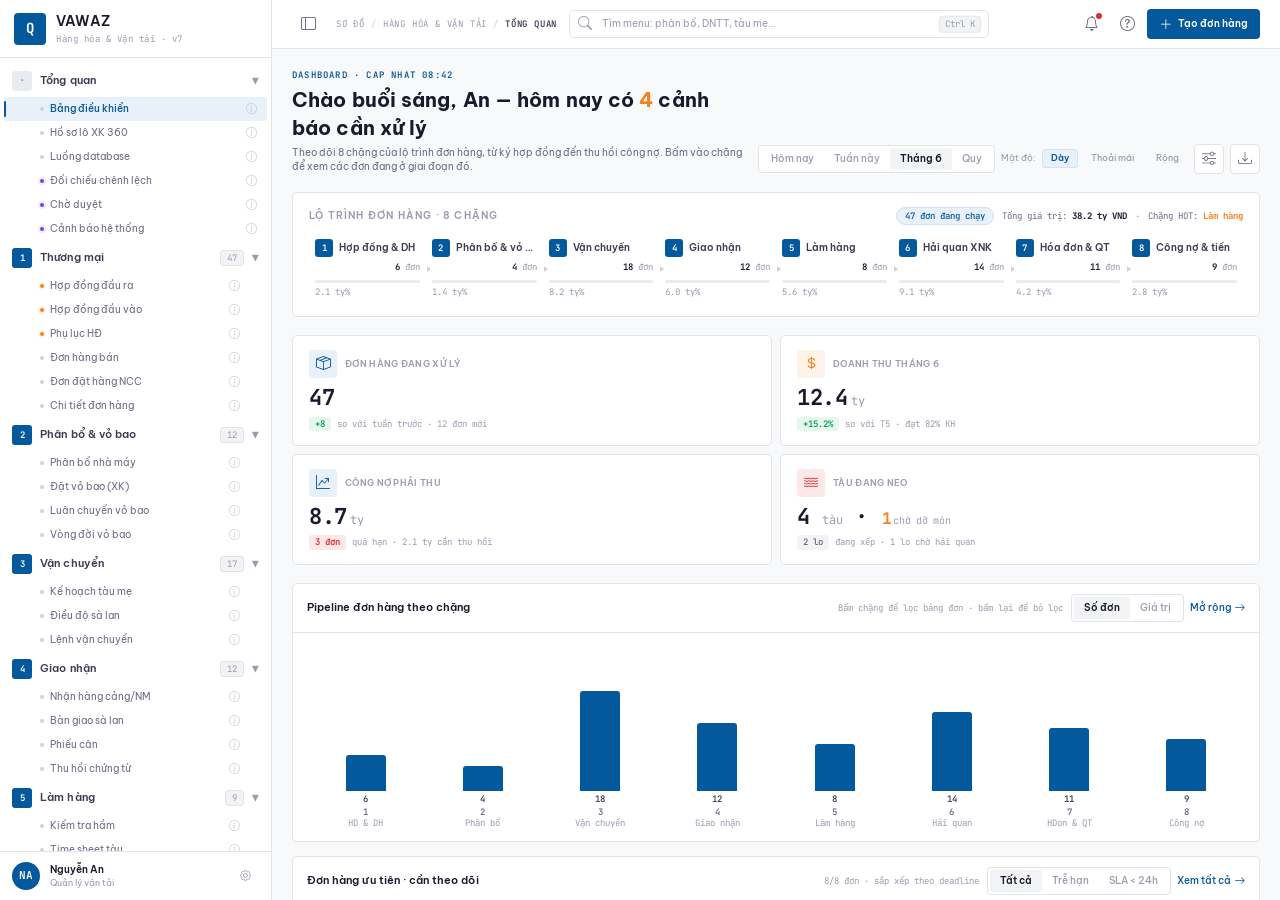
<file: Main/index.html>
<!DOCTYPE html>
<html lang="vi">
<head>
<meta charset="UTF-8">
<meta name="viewport" content="width=device-width, initial-scale=1.0">
<title>QNC ERP — Tổng quan</title>
<link rel="stylesheet" href="https://cdn.jsdelivr.net/npm/bootstrap-icons@1.11.3/font/bootstrap-icons.min.css">
<link rel="preconnect" href="https://fonts.googleapis.com">
<link rel="preconnect" href="https://fonts.gstatic.com" crossorigin>
<link href="https://fonts.googleapis.com/css2?family=Be+Vietnam+Pro:wght@400;500;600;700&family=JetBrains+Mono:wght@400;500;600;700&display=swap" rel="stylesheet">
  <link rel="stylesheet" href="css/01-tokens.css">
  <link rel="stylesheet" href="css/02-sidebar.css">
  <link rel="stylesheet" href="css/03-main.css">
</head>
<body data-density="compact">
  <aside class="sb" id="app-sidebar">
    <div class="brand">
      <div class="logo">Q</div>
      <div><h1>VAWAZ</h1><small>Hàng hóa & Vận tải · v7</small></div>
    </div>
    <nav class="nav" id="nav"></nav>
    <div class="sb-foot">
      <div class="avatar">NA</div>
      <div class="who"><b>Nguyễn An</b><small>Quản lý vận tải</small></div>
      <div class="ic" title="Cài đặt"><i class="bi bi-gear"></i></div>
    </div>
  </aside>

  <main class="main">
    <!-- Topbar -->
    <header class="topbar">
      <button type="button" class="tbi sb-toggle" id="sbToggle" title="Ẩn menu điều hướng"
        aria-label="Ẩn hiện menu điều hướng" aria-expanded="true" aria-controls="app-sidebar">
        <i class="bi bi-layout-sidebar"></i>
      </button>
      <div class="crumb">
        <span>SƠ ĐỒ</span><span class="sep">/</span>
        <span>HÀNG HÓA &amp; VẬN TẢI</span><span class="sep">/</span>
        <b id="crumb-page">TỔNG QUAN</b>
      </div>
      <div class="search" id="nav-search-wrap">
        <i class="bi bi-search si"></i>
        <input id="nav-search" type="search" autocomplete="off" spellcheck="false"
          placeholder="Tìm menu: phân bổ, DNTT, tàu mẹ…"
          aria-label="Tìm mục menu" aria-expanded="false" aria-controls="nav-search-drop" aria-autocomplete="list">
        <kbd>Ctrl K</kbd>
        <div class="nav-sdrop" id="nav-search-drop" role="listbox" hidden></div>
      </div>
      <div class="tba">
        <div class="tbi" title="Cảnh báo"><i class="bi bi-bell"></i><span class="ndot"></span></div>
        <div class="tbi" title="Trợ giúp"><i class="bi bi-question-circle"></i></div>
        <button class="tbtn"><i class="bi bi-plus-lg"></i> Tạo đơn hàng</button>
      </div>
    </header>

    <div class="content">
    <!-- Pages: html/pages/*.html — nạp bởi js/core/00-load-pages.js -->
  </div>
  </main>

  <script src="js/core/00-bootstrap.js"></script>
</body>
</html>
</file>
<file: Main/css/01-tokens.css>
:root{
  /* Primary & Accent */
  --pri:#04589C; --pri2:#03477D; --pri3:#E8F1F9; --pri4:#D0E4F5;
  --acc:#F5821F; --acc2:#D96E12; --acc3:#FEF3E8; --acc4:#FDDDB8;
  /* Neutral */
  --bg:#FFFFFF; --bg2:#F8F9FA; --bg3:#F1F3F5; --bg4:#E9ECEF;
  --ink:#1A1A2E; --ink2:#3D3D56; --ink3:#6B6B85; --ink4:#9B9BB0;
  --line:#E2E4E8; --line2:#D0D3D9; --line3:#B8BBC2;
  /* Semantic */
  --ok:#0D9E5F; --ok2:#E6F7EE; --err:#D63031; --err2:#FDE8E8;
  --warn:#F5821F; --warn2:#FEF3E8; --info:#04589C; --info2:#E8F1F9;
  /* Fonts */
  --sans:'Be Vietnam Pro',system-ui,-apple-system,sans-serif;
  --mono:'JetBrains Mono',ui-monospace,'SFMono-Regular',Menlo,monospace;
  /* Density — overridden by JS */
  --fs:12px; --lh:1.5; --rh:32px; --gap:12px; --pad:12px;
  --fs2:11px; --fs3:10px;
}
[data-density="compact"]{ --fs:11px; --lh:1.4; --rh:28px; --gap:8px; --pad:8px; --fs2:10px; --fs3:9px; }
[data-density="comfortable"]{ --fs:12.5px; --lh:1.55; --rh:36px; --gap:14px; --pad:14px; --fs2:11.5px; --fs3:10.5px; }
[data-density="spacious"]{ --fs:13.5px; --lh:1.6; --rh:40px; --gap:16px; --pad:16px; --fs2:12px; --fs3:11px; }

*{box-sizing:border-box;margin:0;padding:0}
html,body{height:100%}
body{background:var(--bg2);color:var(--ink);font-family:var(--sans);font-size:var(--fs);
  line-height:var(--lh);display:flex;overflow:hidden;-webkit-font-smoothing:antialiased;-moz-osx-font-smoothing:grayscale;}
a{color:inherit;text-decoration:none}
button{font:inherit;color:inherit;background:none;border:0;cursor:pointer}
input{font:inherit;color:inherit}

::-webkit-scrollbar{width:6px;height:6px}
::-webkit-scrollbar-track{background:transparent}
::-webkit-scrollbar-thumb{background:var(--line2);border-radius:3px}
::-webkit-scrollbar-thumb:hover{background:var(--line3)}
</file>
<file: Main/css/02-sidebar.css>
/* ===== SIDEBAR ===== */
.sb{width:272px;flex:0 0 272px;background:var(--bg);border-right:1px solid var(--line);
  height:100vh;display:flex;flex-direction:column;z-index:20;overflow-y:auto;overflow-x:visible;
  transition:width .22s ease,flex-basis .22s ease,opacity .18s ease,border-color .22s ease}
body.sb-collapsed .sb{width:0;flex:0 0 0;min-width:0;opacity:0;border-right-color:transparent;
  overflow:hidden;pointer-events:none}
.sb-toggle{flex-shrink:0}
.sb-toggle[aria-expanded="false"]{color:var(--pri);background:var(--pri3)}
.sb-toggle[aria-expanded="false"]:hover{background:var(--pri4);color:var(--pri2)}
.brand{padding:12px 14px;border-bottom:1px solid var(--line);display:flex;align-items:center;gap:10px}
.logo{width:32px;height:32px;border-radius:4px;background:var(--pri);
  display:grid;place-items:center;font-weight:700;color:#fff;font-size:14px;font-family:var(--mono)}
.brand h1{font-size:14px;font-weight:600;letter-spacing:.2px;color:var(--ink)}
.brand small{display:block;color:var(--ink4);font-size:var(--fs3);font-family:var(--mono);
  letter-spacing:.5px;margin-top:1px}

.nav{flex:1;padding:6px 4px 16px;min-height:0;overflow-y:auto}
.grp{margin:1px 0}
.grp>.head{display:flex;align-items:center;gap:8px;padding:6px 8px;cursor:pointer;user-select:none;
  border-radius:4px;transition:background .12s}
.grp>.head:hover{background:var(--bg3)}
.step{flex:0 0 20px;height:20px;border-radius:3px;font-family:var(--mono);font-size:var(--fs3);
  font-weight:600;display:grid;place-items:center;color:#fff;background:var(--pri)}
.sup .step{background:var(--bg4);color:var(--ink4);font-size:11px}
.gname{flex:1;font-size:var(--fs);font-weight:600;letter-spacing:.1px;color:var(--ink2)}
.gname small{display:block;color:var(--ink4);font-size:var(--fs3);font-family:var(--mono);
  font-weight:400;margin-top:0;letter-spacing:.2px}
.gcount{font-family:var(--mono);font-size:var(--fs3);color:var(--ink4);background:var(--bg3);
  border:1px solid var(--line);padding:1px 6px;border-radius:3px}
.chev{color:var(--ink4);transition:transform .2s;font-size:9px}
.grp.open .chev{transform:rotate(90deg)}
.items{max-height:0;transition:max-height .25s ease}
.grp.open .items{max-height:700px}
.item{display:flex;align-items:center;gap:6px;padding:4px 8px 4px 36px;cursor:pointer;
  border-radius:3px;transition:background .1s;position:relative;font-size:var(--fs2);z-index:0}
.item:hover{background:var(--bg3);z-index:8}
.item .dot{width:4px;height:4px;border-radius:50%;flex:0 0 4px;background:var(--line2)}
.item .dot.gd{background:var(--line2)}
.item .dot.dm{background:var(--acc);box-shadow:0 0 0 2px var(--acc3)}
.item .dot.sys{background:#7C3AED;box-shadow:0 0 0 2px #F3EEFF}
.item .dot.rpt{background:var(--pri);box-shadow:0 0 0 2px var(--pri3)}
.ilabel{flex:1;min-width:0;display:flex;align-items:center;gap:4px;color:var(--ink3)}
.ilabel-txt{flex:1;min-width:0;overflow:hidden;text-overflow:ellipsis;white-space:nowrap}
.ihint{flex:0 0 16px;width:16px;height:16px;display:grid;place-items:center;border-radius:50%;
  color:var(--ink4);font-size:11px;cursor:help;opacity:.45;transition:opacity .12s,color .12s,background .12s;
  position:relative;z-index:2;flex-shrink:0}
.item:hover .ihint,.ihint:focus-visible{opacity:1}
.ihint:hover,.ihint:focus-visible{color:var(--pri);background:var(--pri3)}
.item-meta{display:flex;align-items:center;gap:1px;flex-shrink:0;margin-left:2px}
.ipin{flex:0 0 16px;width:16px;height:16px;display:grid;place-items:center;border-radius:50%;
  color:var(--ink4);font-size:10px;cursor:pointer;opacity:0;padding:0;
  transition:opacity .12s,color .12s,background .12s;border:0;background:transparent}
.item:hover .ipin,.ipin:focus-visible,.ipin.on{opacity:1}
.ipin:hover,.ipin:focus-visible{color:var(--pri);background:var(--pri3)}
.ipin.on{color:var(--acc)}
.ipin.on:hover{background:var(--acc3)}
.pin-divider{padding:10px 8px 3px 36px;font-size:var(--fs3);color:var(--ink4);letter-spacing:.6px;
  text-transform:uppercase;font-weight:600;display:flex;align-items:center;gap:6px}
.pin-divider::before{content:"";width:4px;height:4px;border-radius:50%;background:var(--acc);flex:0 0 4px}
.item.shortcut .dot{box-shadow:0 0 0 1px var(--acc4)}
.hint-tip{position:absolute;left:8px;right:8px;top:calc(100% + 5px);padding:8px 10px;background:var(--ink);
  color:#fff;border-radius:6px;font-size:var(--fs3);font-weight:400;line-height:1.45;font-family:var(--sans);
  letter-spacing:0;text-transform:none;white-space:normal;box-shadow:0 6px 20px rgba(26,26,46,.18);
  pointer-events:none;opacity:0;visibility:hidden;transition:opacity .15s,visibility 0s linear .15s;z-index:100;
  box-sizing:border-box}
.item:has(.ihint:hover) .hint-tip,.item:has(.ihint:focus-visible) .hint-tip{opacity:1;visibility:visible;
  transition:opacity .15s ease .3s,visibility 0s linear .3s}
.items{overflow:visible}
.grp:not(.open) .items{overflow:hidden}
.item:hover .ilabel{color:var(--ink)}
.item.active{background:var(--pri3)}
.item.active::before{content:"";position:absolute;left:0;top:4px;bottom:4px;width:2px;
  background:var(--pri);border-radius:1px}
.item.active .ilabel{color:var(--pri);font-weight:500}
.tag{font-family:var(--mono);font-size:var(--fs3);padding:1px 5px;border-radius:3px;white-space:nowrap;
  border:1px solid}
.tag.dm{color:var(--pri);background:var(--pri3);border-color:var(--pri4)}
.tag.sys{color:#7C3AED;background:#F3EEFF;border-color:#DDD4FE}
.tag.rpt{color:var(--acc2);background:var(--acc3);border-color:var(--acc4)}
.divider{display:flex;align-items:center;gap:8px;padding:12px 10px 4px;color:var(--ink4);
  font-size:var(--fs3);letter-spacing:1.5px;text-transform:uppercase;font-weight:600}
.divider::after{content:"";flex:1;height:1px;background:var(--line)}
.divider.plain{padding:10px 12px 2px}
.divider.plain::after{flex:1;width:100%}
.sb-foot{padding:10px 12px;border-top:1px solid var(--line);display:flex;align-items:center;gap:10px}
.avatar{width:28px;height:28px;border-radius:50%;background:var(--pri);
  display:grid;place-items:center;font-weight:600;color:#fff;font-size:11px;font-family:var(--mono)}
.sb-foot .who{flex:1}
.sb-foot b{font-weight:600;font-size:var(--fs2)}
.sb-foot small{display:block;color:var(--ink4);font-size:var(--fs3)}
.sb-foot .ic{color:var(--ink4);width:28px;height:28px;display:grid;place-items:center;
  border-radius:4px;transition:background .12s;cursor:pointer}
.sb-foot .ic:hover{background:var(--bg3);color:var(--ink2)}
</file>
<file: Main/css/03-main.css>
/* ===== MAIN ===== */
.main{flex:1;min-width:0;display:flex;flex-direction:column;overflow-y:auto;overflow-x:hidden}
.topbar{position:sticky;top:0;z-index:30;display:flex;align-items:center;gap:12px;
  padding:8px 20px;background:rgba(255,255,255,.92);backdrop-filter:blur(12px);
  border-bottom:1px solid var(--line);flex-shrink:0}
.crumb{font-family:var(--mono);font-size:var(--fs3);color:var(--ink4);letter-spacing:.8px;
  display:flex;align-items:center;gap:6px;white-space:nowrap}
.crumb b{color:var(--ink2);font-weight:600}
.crumb .sep{color:var(--line2)}
.search{flex:1;max-width:420px;position:relative}
.search input{width:100%;background:var(--bg);border:1px solid var(--line);border-radius:5px;
  padding:6px 10px 6px 32px;color:var(--ink);font-size:var(--fs2);transition:border-color .12s,background .12s}
.search input::placeholder{color:var(--ink4)}
.search input:focus{outline:none;border-color:var(--pri);background:var(--bg)}
.search .si{position:absolute;left:9px;top:50%;transform:translateY(-50%);color:var(--ink4);font-size:14px}
.search kbd{position:absolute;right:8px;top:50%;transform:translateY(-50%);
  font-family:var(--mono);font-size:var(--fs3);color:var(--ink4);background:var(--bg3);
  border:1px solid var(--line);border-radius:3px;padding:1px 5px;pointer-events:none;transition:opacity .12s}
#nav-search-wrap.open kbd{opacity:0}
.nav-sdrop{position:absolute;top:calc(100% + 4px);left:0;right:0;background:var(--bg);
  border:1px solid var(--line);border-radius:6px;box-shadow:0 8px 24px rgba(26,26,46,.12);
  max-height:min(360px,50vh);overflow-y:auto;z-index:60;padding:4px}
.nav-sdrop[hidden]{display:none}
.nav-sdrop .ns-empty{padding:12px 14px;color:var(--ink4);font-size:var(--fs2)}
.nav-sdrop .ns-item{display:flex;align-items:flex-start;gap:8px;padding:8px 10px;border-radius:4px;
  cursor:pointer;transition:background .1s;border:0;background:transparent;width:100%;text-align:left;font:inherit}
.nav-sdrop .ns-item.on,.nav-sdrop .ns-item:hover{background:var(--pri3)}
.nav-sdrop .ns-item .ns-body{flex:1;min-width:0}
.nav-sdrop .ns-item .ns-label{font-size:var(--fs2);font-weight:500;color:var(--ink)}
.nav-sdrop .ns-item .ns-hint{font-size:var(--fs3);color:var(--ink4);line-height:1.35;margin-top:2px;
  display:-webkit-box;-webkit-line-clamp:2;-webkit-box-orient:vertical;overflow:hidden}
.nav-sdrop .ns-item .ns-grp{font-size:var(--fs3);color:var(--ink4);margin-top:2px}
.nav-sdrop .ns-dot{width:6px;height:6px;border-radius:50%;margin-top:7px;flex-shrink:0}
.nav-sdrop .ns-dot.dm{background:var(--acc)}
.nav-sdrop .ns-dot.gd{background:var(--ink4)}
.nav-sdrop .ns-dot.sys{background:#7C3AED}
.nav-sdrop .ns-dot.rpt{background:var(--pri)}
.nav-sdrop .ns-dot.none{background:var(--line2)}
#nav-search.ns-open{border-color:var(--pri);background:var(--bg)}
.item.nav-flash{animation:navFlash 1.1s ease}
@keyframes navFlash{0%,100%{background:transparent}25%,75%{background:var(--acc3)}}
.tba{display:flex;align-items:center;gap:4px;margin-left:auto}
.tbi{width:32px;height:32px;border-radius:4px;display:grid;place-items:center;color:var(--ink3);
  transition:all .12s;cursor:pointer;position:relative;font-size:15px}
.tbi:hover{background:var(--bg3);color:var(--ink)}
.tbi .ndot{position:absolute;top:5px;right:5px;width:6px;height:6px;border-radius:50%;background:var(--err);
  box-shadow:0 0 0 2px var(--bg)}
.tbtn{display:inline-flex;align-items:center;gap:6px;height:30px;padding:0 12px;border-radius:4px;
  background:var(--pri);color:#fff;font-weight:600;font-size:var(--fs2);transition:background .12s}
.tbtn:hover{background:var(--pri2)}
.tbtn:active{transform:translateY(1px)}
.tbtn i{font-size:13px}

.content{padding:20px 20px 40px;width:100%}

/* Page header */
.phdr{display:flex;align-items:flex-end;gap:16px;margin-bottom:18px;flex-wrap:wrap}
.phdr .left{flex:1;min-width:240px}
.phdr .eyebrow{font-family:var(--mono);font-size:var(--fs3);color:var(--pri);letter-spacing:1.2px;margin-bottom:4px;font-weight:600}
.phdr h2{font-size:20px;font-weight:700;letter-spacing:.1px;color:var(--ink)}
.phdr h2 b{color:var(--acc)}
.phdr .sub{color:var(--ink3);font-size:var(--fs2);margin-top:4px;max-width:640px}
.phdr .right{display:flex;align-items:center;gap:6px}
.seg{display:flex;background:var(--bg);border:1px solid var(--line);border-radius:4px;padding:2px}
.seg button{padding:4px 10px;border-radius:3px;color:var(--ink4);font-size:var(--fs2);font-weight:500;transition:all .12s}
.seg button.on{background:var(--bg3);color:var(--ink);font-weight:600}
.seg button:hover{color:var(--ink2)}
.ico{width:30px;height:30px;border-radius:4px;display:grid;place-items:center;background:var(--bg);
  border:1px solid var(--line);color:var(--ink3);transition:all .12s;cursor:pointer;font-size:14px}
.ico:hover{background:var(--bg3);color:var(--ink);border-color:var(--line2)}

/* Density toggle */
.density-sel{display:flex;align-items:center;gap:4px;font-size:var(--fs3);color:var(--ink4)}
.density-sel span{margin-right:2px}
.density-sel button{padding:2px 8px;border-radius:3px;font-size:var(--fs3);font-weight:500;
  color:var(--ink4);border:1px solid transparent;transition:all .12s}
.density-sel button.on{background:var(--pri3);color:var(--pri);border-color:var(--pri4);font-weight:600}
.density-sel button:hover{color:var(--ink2)}

/* Journey strip */
.journey{margin:0 0 18px;padding:14px 16px;border:1px solid var(--line);border-radius:5px;
  background:var(--bg);position:relative}
.journey .jt{display:flex;align-items:center;justify-content:space-between;margin-bottom:10px}
.journey h3{font-size:var(--fs2);letter-spacing:1.2px;text-transform:uppercase;color:var(--ink4);font-weight:600}
.journey .meta{font-family:var(--mono);font-size:var(--fs3);color:var(--ink3);display:flex;align-items:center;gap:8px}
.journey .meta .pill{padding:2px 8px;border-radius:99px;background:var(--pri3);border:1px solid var(--pri4);color:var(--pri);font-weight:500}
.flow{display:flex;align-items:stretch;gap:0;position:relative}
.stage{flex:1;min-width:0;position:relative;padding:4px 6px;cursor:pointer;border-radius:4px;transition:background .1s}
.stage:hover{background:var(--bg2)}
.stage .top{display:flex;align-items:center;gap:6px;margin-bottom:4px}
.stage .n{font-family:var(--mono);font-size:var(--fs3);color:#fff;background:var(--pri);
  width:18px;height:18px;border-radius:3px;display:grid;place-items:center;font-weight:600;flex:0 0 18px}
.stage .nm{font-size:var(--fs2);font-weight:600;line-height:1.2;flex:1;min-width:0;overflow:hidden;
  text-overflow:ellipsis;white-space:nowrap;color:var(--ink2)}
.stage .ct{font-family:var(--mono);font-size:var(--fs3);color:var(--ink4);text-align:right;flex:0 0 auto;white-space:nowrap}
.stage .ct b{color:var(--ink);font-weight:600}
.stage .bar{height:3px;border-radius:99px;background:var(--bg4);margin-top:6px;overflow:hidden;position:relative}
.stage .bar i{position:absolute;left:0;top:0;bottom:0;background:var(--pri);border-radius:99px;transition:width .4s}
.stage .val{font-family:var(--mono);font-size:var(--fs3);color:var(--ink4);margin-top:3px}
.stage.done .n{background:var(--ok)}
.stage.done .bar i{background:var(--ok)}
.stage.current .n{background:var(--acc);color:#fff}
.stage.current{background:var(--acc3)}
.stage.current::after{content:"";position:absolute;left:6px;right:6px;bottom:0;height:2px;
  background:var(--acc);border-radius:1px}
.stage::after{content:"";position:absolute;right:-5px;top:50%;transform:translateY(-50%);
  width:0;height:0;border-left:4px solid var(--line2);border-top:3px solid transparent;
  border-bottom:3px solid transparent;z-index:1}
.stage:last-child::after{display:none}

/* KPI cards */
.kpis{display:grid;grid-template-columns:repeat(4,1fr);gap:var(--gap);margin-bottom:18px}
.kpi{position:relative;border:1px solid var(--line);border-radius:5px;padding:14px 16px;
  background:var(--bg);transition:border-color .12s,box-shadow .12s,transform .12s}
.kpi:hover{border-color:var(--line2)}
.kpi[data-go]{cursor:pointer}
.kpi[data-go]:hover{border-color:var(--pri4);box-shadow:0 2px 10px rgba(26,26,46,.06);transform:translateY(-1px)}
.kpi[data-go]:active{transform:translateY(0);box-shadow:none}
.kpi .top{display:flex;align-items:center;gap:8px;margin-bottom:8px}
.kpi .ic{width:28px;height:28px;border-radius:4px;display:grid;place-items:center;flex:0 0 28px;font-size:14px}
.kpi .ic.t{background:var(--pri3);color:var(--pri)}
.kpi .ic.a{background:var(--acc3);color:var(--acc)}
.kpi .ic.s{background:var(--info2);color:var(--info)}
.kpi .ic.h{background:var(--err2);color:var(--err)}
.kpi .lbl{font-size:var(--fs3);color:var(--ink4);letter-spacing:.3px;text-transform:uppercase;font-weight:600}
.kpi .val{font-size:22px;font-weight:700;letter-spacing:-.3px;line-height:1.1;font-family:var(--mono)}
.kpi .delta{margin-top:6px;display:flex;align-items:center;gap:6px;font-size:var(--fs3);color:var(--ink4);font-family:var(--mono)}
.kpi .delta .chip{padding:1px 6px;border-radius:3px;font-weight:600}
.kpi .delta .up{background:var(--ok2);color:var(--ok)}
.kpi .delta .dn{background:var(--err2);color:var(--err)}
.kpi .delta .eq{background:var(--bg3);color:var(--ink3)}

/* Main grid */
.grid{display:grid;grid-template-columns:1.55fr 1fr;gap:14px}
.card{background:var(--bg);border:1px solid var(--line);border-radius:5px;overflow:hidden}
.card .chd{display:flex;align-items:center;gap:8px;padding:10px 14px;border-bottom:1px solid var(--line)}
.card .chd h3{font-size:var(--fs);font-weight:600;letter-spacing:.05px;flex:1;color:var(--ink)}
.card .chd .small{font-size:var(--fs3);color:var(--ink4);font-family:var(--mono)}
.card .chd .right{display:flex;align-items:center;gap:6px}
.card .cbody{padding:12px 14px}
.cardlink{font-size:var(--fs2);color:var(--pri);display:inline-flex;align-items:center;gap:3px;cursor:pointer;font-weight:500}
.cardlink:hover{text-decoration:underline}
.cardlink i{font-size:11px}

/* Pipeline */
.pipeline{display:flex;align-items:stretch;gap:4px;height:184px;padding:0 2px;position:relative;
  overflow:hidden;min-width:0;width:100%;box-sizing:border-box}
.pipeline .axis{position:absolute;left:0;right:0;bottom:0;height:1px;background:var(--line)}
.bar2{flex:1 1 0;min-width:0;display:flex;flex-direction:column;align-items:center;
  justify-content:flex-end;gap:3px;height:100%;position:relative;cursor:pointer}
.bar2 .col{width:55%;max-width:40px;border-radius:3px 3px 0 0;background:var(--pri);
  transition:opacity .12s;min-height:3px;flex-shrink:0;position:relative}
.bar2:hover .col{opacity:.8}
.bar2.active .col{box-shadow:0 0 0 2px var(--bg),0 0 0 3px var(--pri)}
.bar2.active.current .col{box-shadow:0 0 0 2px var(--bg),0 0 0 3px var(--acc)}
.bar2.active .l .sn{color:var(--pri);font-weight:700}
.bar2.current .col{background:var(--acc)}
.bar2 .v{font-family:var(--mono);font-size:var(--fs3);color:var(--ink2);font-weight:600;
  flex-shrink:0;line-height:1.2}
.bar2 .l{font-size:9px;color:var(--ink4);text-align:center;line-height:1.2;min-height:0;
  width:100%;font-family:var(--mono);flex-shrink:0;display:-webkit-box;-webkit-box-orient:vertical;
  -webkit-line-clamp:2;overflow:hidden;word-break:break-word}
.bar2 .l .sn{display:block;font-weight:600;color:var(--ink3);font-size:var(--fs3);line-height:1.1}
.bar2 .tip{position:absolute;bottom:calc(100% + 4px);left:50%;transform:translateX(-50%) translateY(3px);
  background:var(--ink);border:1px solid var(--ink);border-radius:4px;padding:5px 8px;font-size:var(--fs3);
  color:#fff;white-space:nowrap;opacity:0;pointer-events:none;transition:all .12s;z-index:5;font-family:var(--sans)}
.bar2 .tip b{color:var(--acc)}
.bar2:hover .tip{opacity:1;transform:translateX(-50%) translateY(0)}

/* Table */
table{width:100%;border-collapse:collapse;font-size:var(--fs2)}
th{text-align:left;font-size:var(--fs3);font-weight:600;color:var(--ink4);text-transform:uppercase;letter-spacing:.6px;
  padding:8px 10px;border-bottom:1px solid var(--line);background:var(--bg2)}
th:last-child,td:last-child{text-align:right}
td{padding:8px 10px;border-bottom:1px solid var(--line);vertical-align:middle}
tr:last-child td{border-bottom:0}
tbody tr{transition:background .1s;cursor:pointer}
tbody tr:hover{background:var(--bg2)}
.pill{display:inline-flex;align-items:center;gap:4px;padding:2px 8px;border-radius:99px;font-size:var(--fs3);font-weight:500}
.pill .d{width:5px;height:5px;border-radius:50%}
.pill.s1{background:var(--pri3);color:var(--pri)}.pill.s1 .d{background:var(--pri)}
.pill.s2{background:#E6F7EE;color:#0D9E5F}.pill.s2 .d{background:#0D9E5F}
.pill.s3{background:#D4F5E4;color:#0B7A4A}.pill.s3 .d{background:#0B7A4A}
.pill.s4{background:var(--acc3);color:var(--acc)}.pill.s4 .d{background:var(--acc)}
.pill.s5{background:var(--acc4);color:var(--acc2)}.pill.s5 .d{background:var(--acc2)}
.pill.s6{background:#F3EEFF;color:#7C3AED}.pill.s6 .d{background:#7C3AED}
.pill.s7{background:#FDE8F0;color:#BE185D}.pill.s7 .d{background:#BE185D}
.pill.s8{background:var(--err2);color:var(--err)}.pill.s8 .d{background:var(--err)}
.oid{font-family:var(--mono);font-size:var(--fs2);color:var(--pri);font-weight:600}
.cust{display:flex;align-items:center;gap:6px}
.av2{width:22px;height:22px;border-radius:4px;display:grid;place-items:center;font-size:var(--fs3);
  font-weight:700;color:#fff;flex:0 0 22px;font-family:var(--mono)}
.av2.c1{background:var(--pri)}
.av2.c2{background:#0D9E5F}
.av2.c3{background:var(--acc)}
.av2.c4{background:#7C3AED}
.av2.c5{background:#BE185D}
.vnum{font-family:var(--mono);font-size:var(--fs2)}
.tfoot{padding:8px 14px;display:flex;align-items:center;gap:8px;border-top:1px solid var(--line);background:var(--bg2)}
.tfoot .small{font-size:var(--fs3);color:var(--ink4)}
.tfoot .pg{display:flex;align-items:center;gap:3px;margin-left:auto}
.tfoot .pg button{width:26px;height:26px;border-radius:3px;border:1px solid var(--line);color:var(--ink3);
  display:grid;place-items:center;background:var(--bg);transition:all .12s;font-size:var(--fs2);font-family:var(--mono)}
.tfoot .pg button:hover{border-color:var(--line2);color:var(--ink)}
.tfoot .pg button.on{background:var(--pri);color:#fff;border-color:var(--pri);font-weight:700}

/* Alerts */
.al{display:flex;gap:10px;padding:8px 0;border-bottom:1px dashed var(--line);cursor:pointer;transition:opacity .12s}
.al:last-child{border-bottom:0}
.al:hover{opacity:.85}
.al .ai{width:28px;height:28px;border-radius:4px;display:grid;place-items:center;flex:0 0 28px;font-size:13px}
.al .ai.hot{background:var(--err2);color:var(--err)}
.al .ai.amb{background:var(--acc3);color:var(--acc)}
.al .ai.tl{background:var(--ok2);color:var(--ok)}
.al .ai.st{background:var(--pri3);color:var(--pri)}
.al .at{flex:1;min-width:0}
.al .at .tl{font-size:var(--fs2);font-weight:500;color:var(--ink);margin-bottom:1px;line-height:1.35}
.al .at .desc{font-size:var(--fs3);color:var(--ink4);line-height:1.4}
.al .at .desc b{color:var(--ink3);font-weight:500}
.al .at .ago{font-family:var(--mono);font-size:var(--fs3);color:var(--ink4);margin-top:2px;
  display:flex;align-items:center;gap:5px}
.al .at .ago .sep{width:2px;height:2px;border-radius:50%;background:var(--ink4)}

/* Right column */
.col-r{display:flex;flex-direction:column;gap:14px}
.ring{position:relative;width:120px;height:120px;flex:0 0 120px;margin:0 auto 4px}
.ring svg{width:100%;height:100%;transform:rotate(-90deg)}
.ring .num{position:absolute;inset:0;display:flex;flex-direction:column;align-items:center;
  justify-content:center;text-align:center}
.ring .num b{font-size:20px;font-weight:700;letter-spacing:-.3px;font-family:var(--mono)}
.ring .num small{font-size:var(--fs3);color:var(--ink4);text-transform:uppercase;letter-spacing:.8px;margin-top:2px}
.legend-item{display:flex;align-items:center;gap:6px;font-size:var(--fs2);padding:4px 0}
.legend-item .sw{width:8px;height:8px;border-radius:2px;flex:0 0 8px}
.legend-item .nm{flex:1;color:var(--ink3)}
.legend-item .vl{font-family:var(--mono);font-size:var(--fs3);color:var(--ink4)}
.ring-row{display:flex;gap:16px;align-items:center}
.ring-legend{flex:1}

/* Quick stats */
.qs{display:grid;grid-template-columns:1fr 1fr;gap:8px}
.qs .q{background:var(--bg2);border:1px solid var(--line);border-radius:4px;padding:10px 12px;
  cursor:pointer;transition:all .12s}
.qs .q:hover{background:var(--bg3);border-color:var(--line2)}
.qs .q .l{font-size:var(--fs3);color:var(--ink4);text-transform:uppercase;letter-spacing:.3px;font-weight:600}
.qs .q .v{font-size:18px;font-weight:700;margin-top:2px;letter-spacing:-.2px;font-family:var(--mono)}
.qs .q .v small{font-size:var(--fs3);color:var(--ink4);font-weight:400;margin-left:2px;font-family:var(--sans)}
.qs .q .v .pos{font-size:var(--fs3);color:var(--ok);font-weight:500;margin-left:3px;font-family:var(--mono)}
.qs .q .v .neg{font-size:var(--fs3);color:var(--err);font-weight:500;margin-left:3px;font-family:var(--mono)}

/* Note */
.note{margin-top:20px;font-size:var(--fs2);color:var(--ink4);border-left:2px solid var(--acc);
  padding:4px 0 4px 12px;line-height:1.6;max-width:840px}
.note b{color:var(--ink2);font-weight:600}
.kbd{font-family:var(--mono);font-size:var(--fs3);color:var(--pri);background:var(--pri3);
  border:1px solid var(--pri4);padding:1px 5px;border-radius:3px}

/* Responsive */
@media(max-width:1280px){
  .kpis{grid-template-columns:repeat(2,1fr)}
  .grid{grid-template-columns:1fr}
}
@media(max-width:980px){
  body{flex-direction:column;overflow-y:auto}
  .sb{width:100%;flex-basis:auto;height:auto;max-height:none;overflow-y:visible;
    transition:max-height .25s ease,opacity .18s ease,margin .22s ease}
  body.sb-collapsed .sb{display:none}
  .main{overflow-y:visible}
  .nav{max-height:none}
}

/* Pages */
.page{display:none}.page.active{display:block}

/* Hợp đồng tabs */
.hd-tabs{display:flex;gap:0;background:var(--bg);border:1px solid var(--line);border-radius:4px;padding:2px;margin-bottom:14px}
.hd-tabs button{padding:6px 14px;border-radius:3px;color:var(--ink4);font-size:var(--fs2);font-weight:500;transition:all .12s;display:inline-flex;align-items:center;gap:6px}
.hd-tabs button.on{background:var(--pri);color:#fff;font-weight:600}
.hd-tabs button:hover:not(.on){background:var(--bg3);color:var(--ink2)}
.hd-tabs button .cnt{font-family:var(--mono);font-size:var(--fs3);padding:1px 6px;border-radius:99px;font-weight:600}
.hd-tabs button.on .cnt{background:rgba(255,255,255,.2);color:rgba(255,255,255,.9)}
.hd-tabs button:not(.on) .cnt{background:var(--bg3);color:var(--ink4)}

/* Filters row */
.hd-filters{display:flex;align-items:center;gap:8px;margin-bottom:14px;flex-wrap:wrap}
.hd-filters .fgroup{display:flex;align-items:center;gap:4px}
.hd-filters label{font-size:var(--fs3);color:var(--ink4);font-weight:500;letter-spacing:.3px;text-transform:uppercase}
.hd-filters select{height:28px;background:var(--bg);border:1px solid var(--line);border-radius:4px;padding:0 8px;font-size:var(--fs2);color:var(--ink);font-family:var(--sans);cursor:pointer}
.hd-filters select:focus{outline:none;border-color:var(--pri)}

/* Cảnh báo page */
.cb-tabs{display:flex;gap:0;background:var(--bg);border:1px solid var(--line);border-radius:4px;padding:2px;margin-bottom:14px}
.cb-tabs button{padding:6px 14px;border-radius:3px;color:var(--ink4);font-size:var(--fs2);font-weight:500;transition:all .12s;display:inline-flex;align-items:center;gap:6px}
.cb-tabs button.on{background:var(--err);color:#fff;font-weight:600}
.cb-tabs button.on.cb-amb{background:var(--acc)}
.cb-tabs button.on.cb-info{background:var(--pri)}
.cb-tabs button:hover:not(.on){background:var(--bg3);color:var(--ink2)}
.cb-tabs button .cnt{font-family:var(--mono);font-size:var(--fs3);padding:1px 6px;border-radius:99px;font-weight:600}
.cb-tabs button.on .cnt{background:rgba(255,255,255,.2);color:rgba(255,255,255,.9)}
.cb-tabs button:not(.on) .cnt{background:var(--bg3);color:var(--ink4)}
.cb-card{background:var(--bg);border:1px solid var(--line);border-radius:5px;overflow:hidden}
.cb-card .cb-hd{display:flex;align-items:center;gap:8px;padding:10px 14px;border-bottom:1px solid var(--line);background:var(--bg2)}
.cb-card .cb-hd h3{font-size:var(--fs);font-weight:600;flex:1;color:var(--ink)}
.cb-card .cb-hd .cb-badge{font-family:var(--mono);font-size:var(--fs3);padding:1px 6px;border-radius:99px;font-weight:600}
.cb-card .cb-bd{padding:12px 14px}

/* Phụ lục hợp đồng page */
.pl-tabs{display:flex;gap:0;background:var(--bg);border:1px solid var(--line);border-radius:4px;padding:2px;margin-bottom:14px}
.pl-tabs button{padding:6px 14px;border-radius:3px;color:var(--ink4);font-size:var(--fs2);font-weight:500;transition:all .12s;display:inline-flex;align-items:center;gap:6px}
.pl-tabs button.on{background:var(--pri);color:#fff;font-weight:600}
.pl-tabs button:hover:not(.on){background:var(--bg3);color:var(--ink2)}
.pl-tabs button .cnt{font-family:var(--mono);font-size:var(--fs3);padding:1px 6px;border-radius:99px;font-weight:600}
.pl-tabs button.on .cnt{background:rgba(255,255,255,.2);color:rgba(255,255,255,.9)}
.pl-tabs button:not(.on) .cnt{background:var(--bg3);color:var(--ink4)}
.pl-change{display:inline-flex;align-items:center;gap:3px;font-family:var(--mono);font-size:var(--fs3);font-weight:500}
.pl-change.up{color:var(--ok)}.pl-change.dn{color:var(--err)}.pl-change.eq{color:var(--ink4)}
.pl-link{font-family:var(--mono);font-size:var(--fs3);color:var(--pri);cursor:pointer;font-weight:500}
.pl-link:hover{text-decoration:underline}

/* Modal / Detail popup */
.modal-overlay{position:fixed;inset:0;z-index:100;background:rgba(26,26,46,.45);backdrop-filter:blur(4px);display:none;align-items:flex-start;justify-content:center;padding:40px 20px;overflow-y:auto;-webkit-font-smoothing:antialiased}
.modal-overlay.open{display:flex}
.modal{background:var(--bg);border:1px solid var(--line);border-radius:6px;width:100%;max-width:720px;box-shadow:0 12px 40px rgba(0,0,0,.15),0 2px 8px rgba(0,0,0,.06);animation:modalIn .2s ease}
.modal.wide{max-width:960px}
@keyframes modalIn{from{opacity:0;transform:translateY(12px)}to{opacity:1;transform:translateY(0)}}
.modal-hd{display:flex;align-items:center;gap:10px;padding:14px 18px;border-bottom:1px solid var(--line);background:var(--bg2);border-radius:6px 6px 0 0}
.modal-hd .m-icon{width:32px;height:32px;border-radius:5px;display:grid;place-items:center;font-size:15px;flex:0 0 32px}
.modal-hd .m-icon.hd{background:var(--pri3);color:var(--pri)}
.modal-hd .m-icon.pl{background:var(--acc3);color:var(--acc)}
.modal-hd .m-icon.dh{background:var(--ok2);color:var(--ok)}
.modal-hd .m-icon.pb{background:#F3EEFF;color:#7C3AED}
.modal-hd .m-icon.vb{background:#FFF5E6;color:#D97706}
.modal-hd .m-icon.ct{background:#E6F7EE;color:#0D9E5F}
.modal-hd .m-icon.psl{background:#E0F2FE;color:#0369A1}
.modal-hd .m-icon.db{background:#FFF7ED;color:#C2410C}
.modal-hd .m-titles{flex:1;min-width:0}
.modal-hd .m-titles .m-code{font-family:var(--mono);font-size:var(--fs);font-weight:700;color:var(--pri);letter-spacing:.3px}
.modal-hd .m-titles .m-sub{font-size:var(--fs3);color:var(--ink4);margin-top:1px;font-family:var(--mono);letter-spacing:.5px}
.modal-hd .m-close{width:30px;height:30px;border-radius:4px;display:grid;place-items:center;color:var(--ink4);font-size:16px;cursor:pointer;transition:all .12s}
.modal-hd .m-close:hover{background:var(--bg4);color:var(--ink)}
.modal-bd{padding:18px}
.m-section{margin-bottom:16px}
.m-section:last-child{margin-bottom:0}
.m-section-title{font-size:var(--fs3);font-weight:600;color:var(--ink4);text-transform:uppercase;letter-spacing:1px;margin-bottom:8px;padding-bottom:4px;border-bottom:1px solid var(--line)}
.m-grid{display:grid;grid-template-columns:1fr 1fr;gap:0}
.m-field{display:flex;align-items:stretch;border:1px solid var(--line);border-width:1px 1px 0 0;margin-top:-1px;margin-right:-1px}
.m-field:first-child{border-left-width:1px}
.m-grid .m-field:nth-child(odd){border-left-width:1px}
.m-grid .m-field:nth-last-child(-n+2){border-bottom-width:1px}
.m-field .m-label{width:130px;flex:0 0 130px;background:var(--bg2);padding:7px 10px;font-size:var(--fs3);color:var(--ink4);font-weight:500;letter-spacing:.3px;text-transform:uppercase;display:flex;align-items:center}
.m-field .m-value{flex:1;padding:7px 10px;font-size:var(--fs2);color:var(--ink);display:flex;align-items:center;min-height:32px}
.m-field .m-value.mono{font-family:var(--mono);font-weight:600}
.m-field .m-value .pill{margin:0}
.m-field.full{grid-column:1/-1}
.m-actions{display:flex;align-items:center;gap:6px;padding-top:14px;border-top:1px solid var(--line);margin-top:16px}
.m-actions .tbtn{height:28px;font-size:var(--fs3)}
.m-actions .m-btn-secondary{display:inline-flex;align-items:center;gap:5px;height:28px;padding:0 10px;border-radius:4px;background:var(--bg2);border:1px solid var(--line);color:var(--ink3);font-weight:500;font-size:var(--fs3);transition:all .12s;cursor:pointer}
.m-actions .m-btn-secondary:hover{background:var(--bg3);color:var(--ink);border-color:var(--line2)}
.m-actions .m-btn-secondary i{font-size:12px}
.m-related{margin-top:12px}
.m-related-title{font-size:var(--fs3);font-weight:600;color:var(--ink4);text-transform:uppercase;letter-spacing:.8px;margin-bottom:6px}
.m-related-list{display:flex;flex-wrap:wrap;gap:4px}
.m-related-item{font-family:var(--mono);font-size:var(--fs3);padding:3px 8px;border-radius:3px;background:var(--bg2);border:1px solid var(--line);color:var(--ink2);cursor:pointer;transition:all .12s;font-weight:500}
.m-related-item:hover{background:var(--pri3);border-color:var(--pri4);color:var(--pri)}
/* Modal inheritance chain — main + branch */
.m-chain-wrap{background:var(--bg2);border:1px solid var(--line);border-radius:6px;margin-bottom:12px;overflow:hidden}
.m-chain{display:flex;align-items:stretch;gap:0;padding:10px 12px;overflow-x:auto}
.m-chain-step{display:flex;align-items:center;gap:8px;padding:6px 10px;border-radius:4px;cursor:pointer;transition:all .12s;white-space:nowrap;flex-shrink:0;position:relative}
.m-chain-step:hover{background:var(--pri3)}
.m-chain-step.active{background:var(--pri3);border:1px solid var(--pri4);cursor:default}
.m-chain-step.has-branch::after{content:"";position:absolute;bottom:0;left:22px;width:0;height:6px;border-left:2px dashed var(--line2)}
.m-chain-icon{width:28px;height:28px;border-radius:6px;display:flex;align-items:center;justify-content:center;font-size:13px;flex-shrink:0}
.m-chain-icon.hd{background:#dbeafe;color:#1d4ed8}
.m-chain-icon.pl{background:#fef3c7;color:#92400e}
.m-chain-icon.dh{background:#e0e7ff;color:#3730a3}
.m-chain-icon.ct{background:#d1fae5;color:#065f46}
.m-chain-icon.pb{background:#ffedd5;color:#9a3412}
.m-chain-icon.vb{background:#fef3c7;color:#92400e}
.m-chain-icon.psl{background:#e0f2fe;color:#0369a1}
.m-chain-icon.db{background:#fff7ed;color:#c2410c}
.m-chain-info{display:flex;flex-direction:column;gap:1px}
.m-chain-label{font-size:9px;font-weight:600;text-transform:uppercase;letter-spacing:.5px;color:var(--ink4)}
.m-chain-code{font-family:var(--mono);font-size:11px;font-weight:600;color:var(--ink2)}
.m-chain-meta{font-size:9px;color:var(--ink4)}
.m-chain-arrow{display:flex;align-items:center;color:var(--ink4);font-size:10px;padding:0 2px;flex-shrink:0}
/* Branch / sub-process */
.m-chain-branch{border-top:1px dashed var(--line2);padding:8px 12px 10px;background:var(--bg)}
.m-chain-branch-hd{display:flex;align-items:center;gap:6px;margin-bottom:6px}
.m-chain-branch-hd .m-chain-branch-title{font-size:9px;font-weight:600;text-transform:uppercase;letter-spacing:.8px;color:var(--ink4)}
.m-chain-branch-hd .m-chain-branch-cnt{font-family:var(--mono);font-size:9px;color:var(--ink4);background:var(--bg3);border:1px solid var(--line);padding:0 5px;border-radius:3px;font-weight:600}
.m-chain-branch-items{display:flex;flex-wrap:wrap;gap:4px}
.m-chain-branch-item{display:inline-flex;align-items:center;gap:5px;padding:4px 8px;border-radius:4px;background:var(--bg2);border:1px solid var(--line);cursor:pointer;transition:all .12s;font-size:var(--fs3)}
.m-chain-branch-item:hover{background:var(--pri3);border-color:var(--pri4)}
.m-chain-branch-item.active{background:var(--acc3);border-color:var(--acc4);cursor:default}
.m-chain-branch-item .bi{font-size:10px;color:#92400e}
.m-chain-branch-item .b-code{font-family:var(--mono);font-size:10px;font-weight:600;color:var(--ink2)}
.m-chain-branch-item .b-meta{font-size:9px;color:var(--ink4)}
.m-chain-branch-item.active .b-code{color:var(--acc2)}
.m-chain-branch-item:hover .b-code{color:var(--pri)}
/* pb-code-link and ct-code-link */
.pb-code-link{font-family:var(--mono);font-size:var(--fs3);color:var(--pri);cursor:pointer;font-weight:500}
.pb-code-link:hover{text-decoration:underline}
.ct-code-link{font-family:var(--mono);font-size:var(--fs3);color:var(--ink2);cursor:pointer;font-weight:400}
.ct-code-link:hover{color:var(--pri);text-decoration:underline}
/* Modal CT table */
.m-ct-section{margin-top:14px}
.m-ct-title{display:flex;align-items:center;gap:8px;margin-bottom:8px}
.m-ct-title h4{font-size:var(--fs2);font-weight:600;color:var(--ink2);letter-spacing:.5px;text-transform:uppercase}
.m-ct-title .cnt{font-family:var(--mono);font-size:var(--fs3);color:var(--ink4);background:var(--bg3);border:1px solid var(--line);padding:1px 6px;border-radius:3px}
.m-ct-title .m-viewall{margin-left:auto;font-family:var(--mono);font-size:var(--fs3);color:var(--pri);cursor:pointer;font-weight:500;display:inline-flex;align-items:center;gap:3px}
.m-ct-title .m-viewall:hover{text-decoration:underline}
.m-ct-table{width:100%;border-collapse:collapse;font-size:var(--fs3)}
.m-ct-table th{text-align:left;font-size:var(--fs3);font-weight:600;color:var(--ink4);text-transform:uppercase;letter-spacing:.5px;padding:6px 8px;border-bottom:1px solid var(--line);background:var(--bg2)}
.m-ct-table td{padding:5px 8px;border-bottom:1px solid var(--line);vertical-align:middle}
.m-ct-table tbody tr:hover{background:var(--bg2)}
.m-ct-table .vnum{font-family:var(--mono);font-size:var(--fs3)}
.m-ct-footer{display:flex;align-items:center;gap:6px;margin-top:8px;padding-top:8px;border-top:1px solid var(--line)}
.m-ct-footer .total{font-size:var(--fs3);color:var(--ink4)}
.m-ct-footer .total b{color:var(--ink);font-weight:600;font-family:var(--mono)}

/* Chi tiết đơn hàng - flat rows */
.ct-id{font-family:var(--mono);font-size:var(--fs2);color:var(--acc);font-weight:600;letter-spacing:.3px}
.ct-dh-link{font-family:var(--mono);font-size:var(--fs2);color:var(--pri);font-weight:600;cursor:pointer}
.ct-dh-link:hover{text-decoration:underline}
.ct-qc{display:inline-flex;align-items:center;gap:4px;padding:1px 7px;border-radius:3px;font-size:var(--fs3);font-weight:500;border:1px solid}
.ct-qc.bulk{background:var(--pri3);color:var(--pri);border-color:var(--pri4)}
.ct-qc.bag{background:var(--ok2);color:var(--ok);border-color:#B8E6D0}
.ct-qc.jumbo{background:var(--acc3);color:var(--acc2);border-color:var(--acc4)}
.ct-qc.board{background:#F3EEFF;color:#7C3AED;border-color:#DDD4FE}
.ct-qc.svc{background:var(--bg3);color:var(--ink3);border-color:var(--line2)}
/* Phân bổ nguồn nhà máy */
.pb-nm-bar{display:flex;align-items:center;gap:6px;min-width:120px}
.pb-nm-bar .bar{flex:1;height:6px;background:var(--bg4);border-radius:99px;overflow:hidden}
.pb-nm-bar .bar i{display:block;height:100%;border-radius:99px;transition:width .3s}
.pb-nm-bar .pct{font-family:var(--mono);font-size:var(--fs3);font-weight:600;min-width:32px;text-align:right}
.pb-act-btn{width:24px;height:24px;border-radius:4px;display:grid;place-items:center;color:var(--ink4);font-size:13px;cursor:pointer;transition:all .12s;border:0;background:none}
.pb-act-btn:hover{background:var(--pri3);color:var(--pri)}
.vb-act-btn{width:24px;height:24px;border-radius:4px;display:grid;place-items:center;color:var(--ink4);font-size:13px;cursor:pointer;transition:all .12s;border:0;background:none}
.vb-act-btn:hover{background:var(--acc3);color:var(--acc)}
.cxt-act-btn{width:24px;height:24px;border-radius:4px;display:grid;place-items:center;color:var(--ink4);font-size:13px;cursor:pointer;transition:all .12s;border:0;background:none}
.cxt-act-btn:hover{background:var(--ok2);color:var(--ok)}
.psl-act-btn{width:24px;height:24px;border-radius:4px;display:grid;place-items:center;color:var(--ink4);font-size:13px;cursor:pointer;transition:all .12s;border:0;background:none}
.psl-act-btn:hover{background:#E0F2FE;color:#0369A1}
.db-act-btn{width:24px;height:24px;border-radius:4px;display:grid;place-items:center;color:var(--ink4);font-size:13px;cursor:pointer;transition:all .12s;border:0;background:none}
.db-act-btn:hover{background:#FFF7ED;color:#C2410C}
.db-sg-tabs{display:flex;gap:0;background:var(--bg);border:1px solid var(--line);border-radius:4px;padding:3px;margin-bottom:12px}
.db-sg-tabs button{flex:1;padding:8px 12px;border-radius:3px;color:var(--ink4);font-size:var(--fs2);font-weight:500;transition:all .12s;display:inline-flex;align-items:center;gap:6px;justify-content:center}
.db-sg-tabs button small{font-size:var(--fs3);opacity:.7;font-weight:400}
.db-sg-tabs button.on{background:var(--pri);color:#fff;font-weight:600}
.db-sg-tabs button.on small{opacity:.85}
.db-sg-tabs button:hover:not(.on){background:var(--bg3);color:var(--ink2)}
.db-sg-tabs button .cnt{font-family:var(--mono);font-size:var(--fs3);padding:1px 6px;border-radius:99px;font-weight:600}
.db-sg-tabs button.on .cnt{background:rgba(255,255,255,.2);color:rgba(255,255,255,.9)}
.db-sg-tabs button:not(.on) .cnt{background:var(--bg3);color:var(--ink4)}

/* In biểu mẫu: chi in noi dừng modal (bieu mau), an giao dien */
@media print{
  body *{visibility:hidden!important}
  #detail-modal,#detail-modal *{visibility:visible!important}
  #detail-modal{position:absolute!important;inset:0!important;background:#fff!important;display:block!important;padding:0!important;overflow:visible!important;backdrop-filter:none!important}
  #detail-modal .modal{box-shadow:none!important;border:0!important;max-width:100%!important;width:100%!important}
  .m-actions,.m-close,.no-print{display:none!important}
}

/* ===== DB FLOW (trang SYS_FLOW — Cytoscape) ===== */
.sw-pickers{display:flex;flex-wrap:wrap;gap:10px 14px;align-items:flex-end}
.sw-pickers .fgroup{display:flex;flex-direction:column;gap:4px}
.sw-pickers label{font-size:var(--fs3);color:var(--ink4);font-weight:600;text-transform:uppercase;letter-spacing:.4px}
.sw-status{margin-bottom:12px;padding:12px 16px}
.sw-status-grid{display:grid;grid-template-columns:repeat(4,minmax(0,1fr));gap:12px 20px}
@media(max-width:900px){.sw-status-grid{grid-template-columns:1fr 1fr}}
.sw-status-k{display:block;font-size:var(--fs3);color:var(--ink4);text-transform:uppercase;letter-spacing:.5px;margin-bottom:4px}
.sw-status-v{font-size:var(--fs2);font-weight:600;color:var(--ink)}
.sw-cur-table{color:var(--pri)}
.wf-card .chd{margin-bottom:0}
.sw-legend{display:inline-flex;align-items:center;gap:6px;flex-wrap:wrap}
.sw-leg{display:inline-block;width:12px;height:12px;border-radius:3px;border:2px solid var(--line)}
.sw-leg.done{background:var(--ok2);border-color:var(--ok)}
.sw-leg.cur{background:var(--pri3);border-color:var(--pri);box-shadow:0 0 0 2px var(--pri4)}
.sw-leg.fut{background:var(--bg3);border-color:var(--line2);opacity:.7}
.sw-leg.spine{background:var(--pri);border-color:var(--pri2)}
.sw-leg.dm{background:#FEF3E8;border-color:#F5821F}
.sw-leg.rpt{background:#f5f3ff;border-color:#8b5cf6;border-style:dashed}
.db-layers{margin-bottom:12px;padding:12px 16px}
.db-layer-grid{display:grid;grid-template-columns:repeat(3,minmax(0,1fr));gap:10px 16px;font-size:var(--fs2);color:var(--ink3);line-height:1.45}
@media(max-width:900px){.db-layer-grid{grid-template-columns:1fr}}
.db-layer-tag{display:inline-block;font-size:9px;font-weight:700;letter-spacing:.5px;padding:2px 7px;border-radius:3px;margin-right:6px;vertical-align:middle}
.db-layer-tag.tx{background:var(--pri3);color:var(--pri)}
.db-layer-tag.dm{background:#FEF3E8;color:#9a3412}
.db-layer-tag.rpt{background:#f5f3ff;color:#5b21b6}
.db-cy{width:100%;height:min(62vh,560px);min-height:400px;background:var(--bg2);border-top:1px solid var(--line)}
.db-hint{margin:0;padding:8px 16px 12px;font-size:var(--fs3);color:var(--ink4);border-top:1px solid var(--line);background:var(--bg)}
.db-hint .bi{margin-right:4px}
</file>
